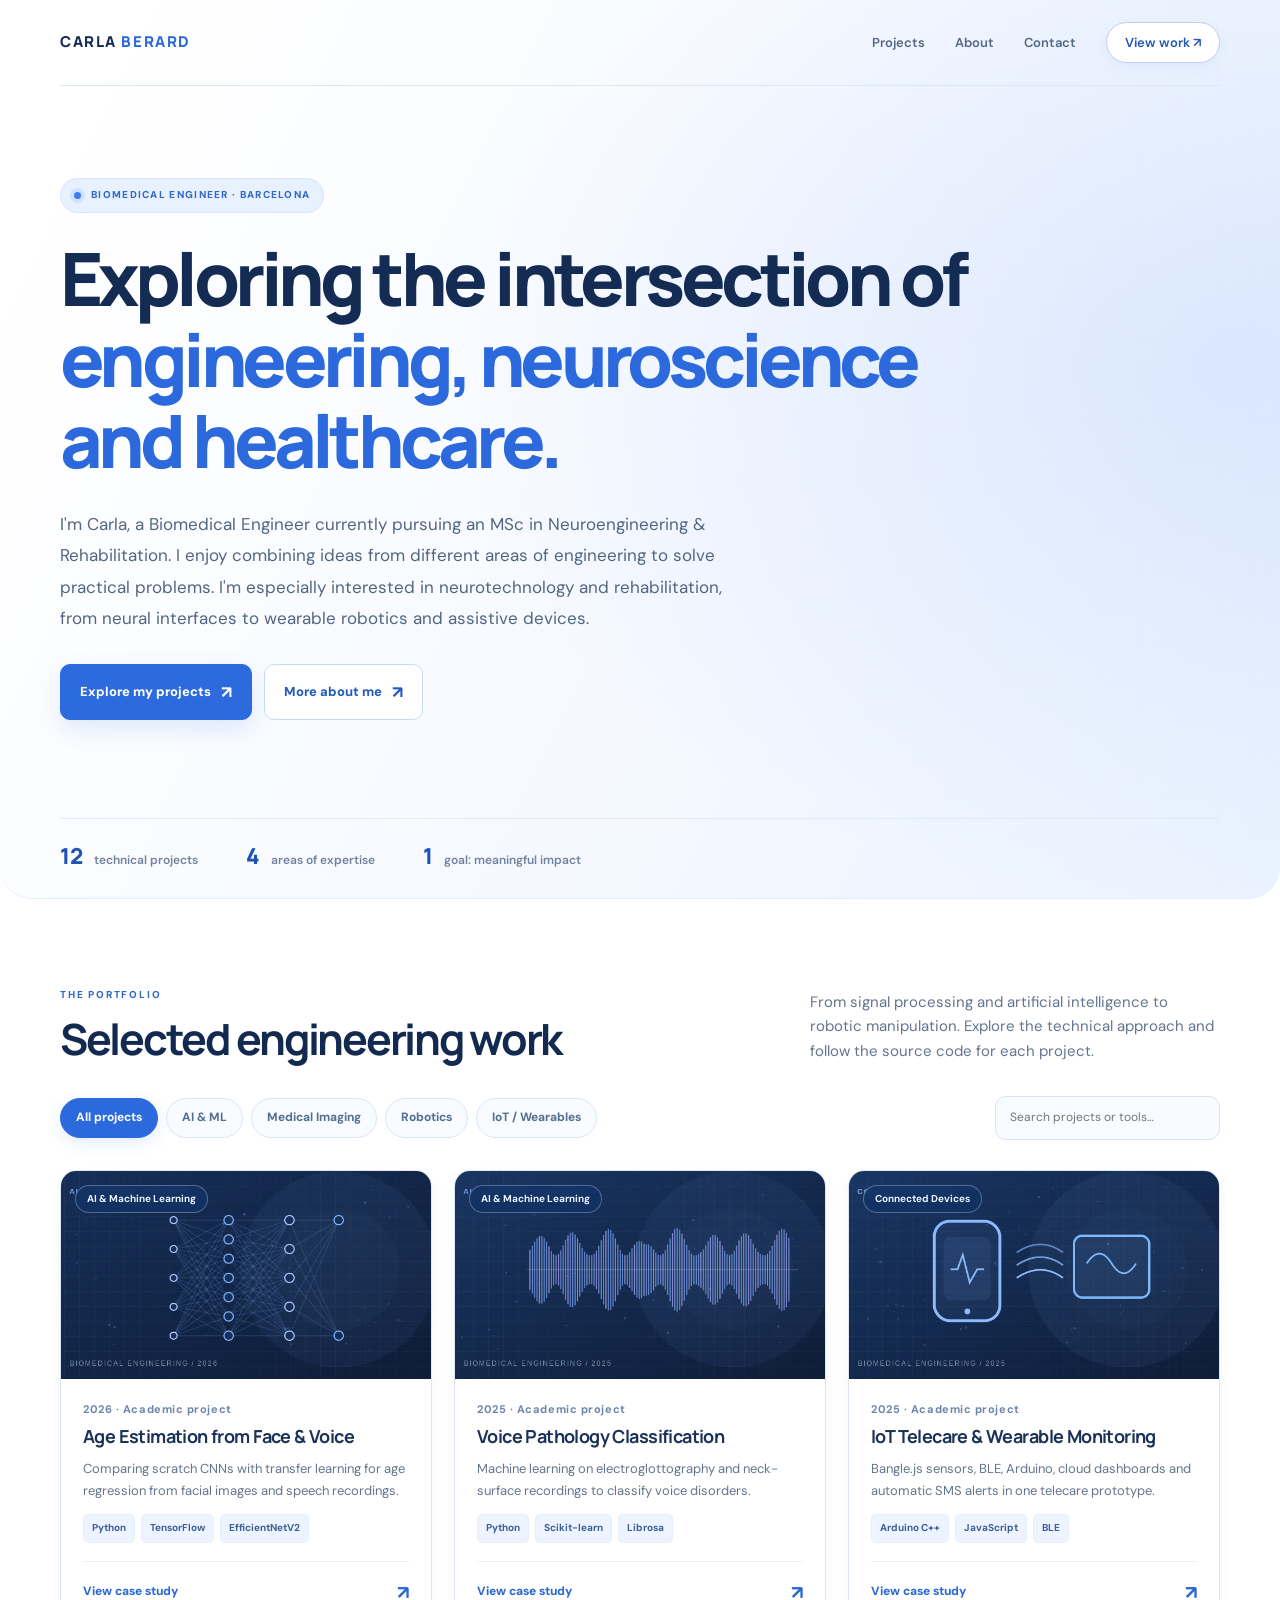
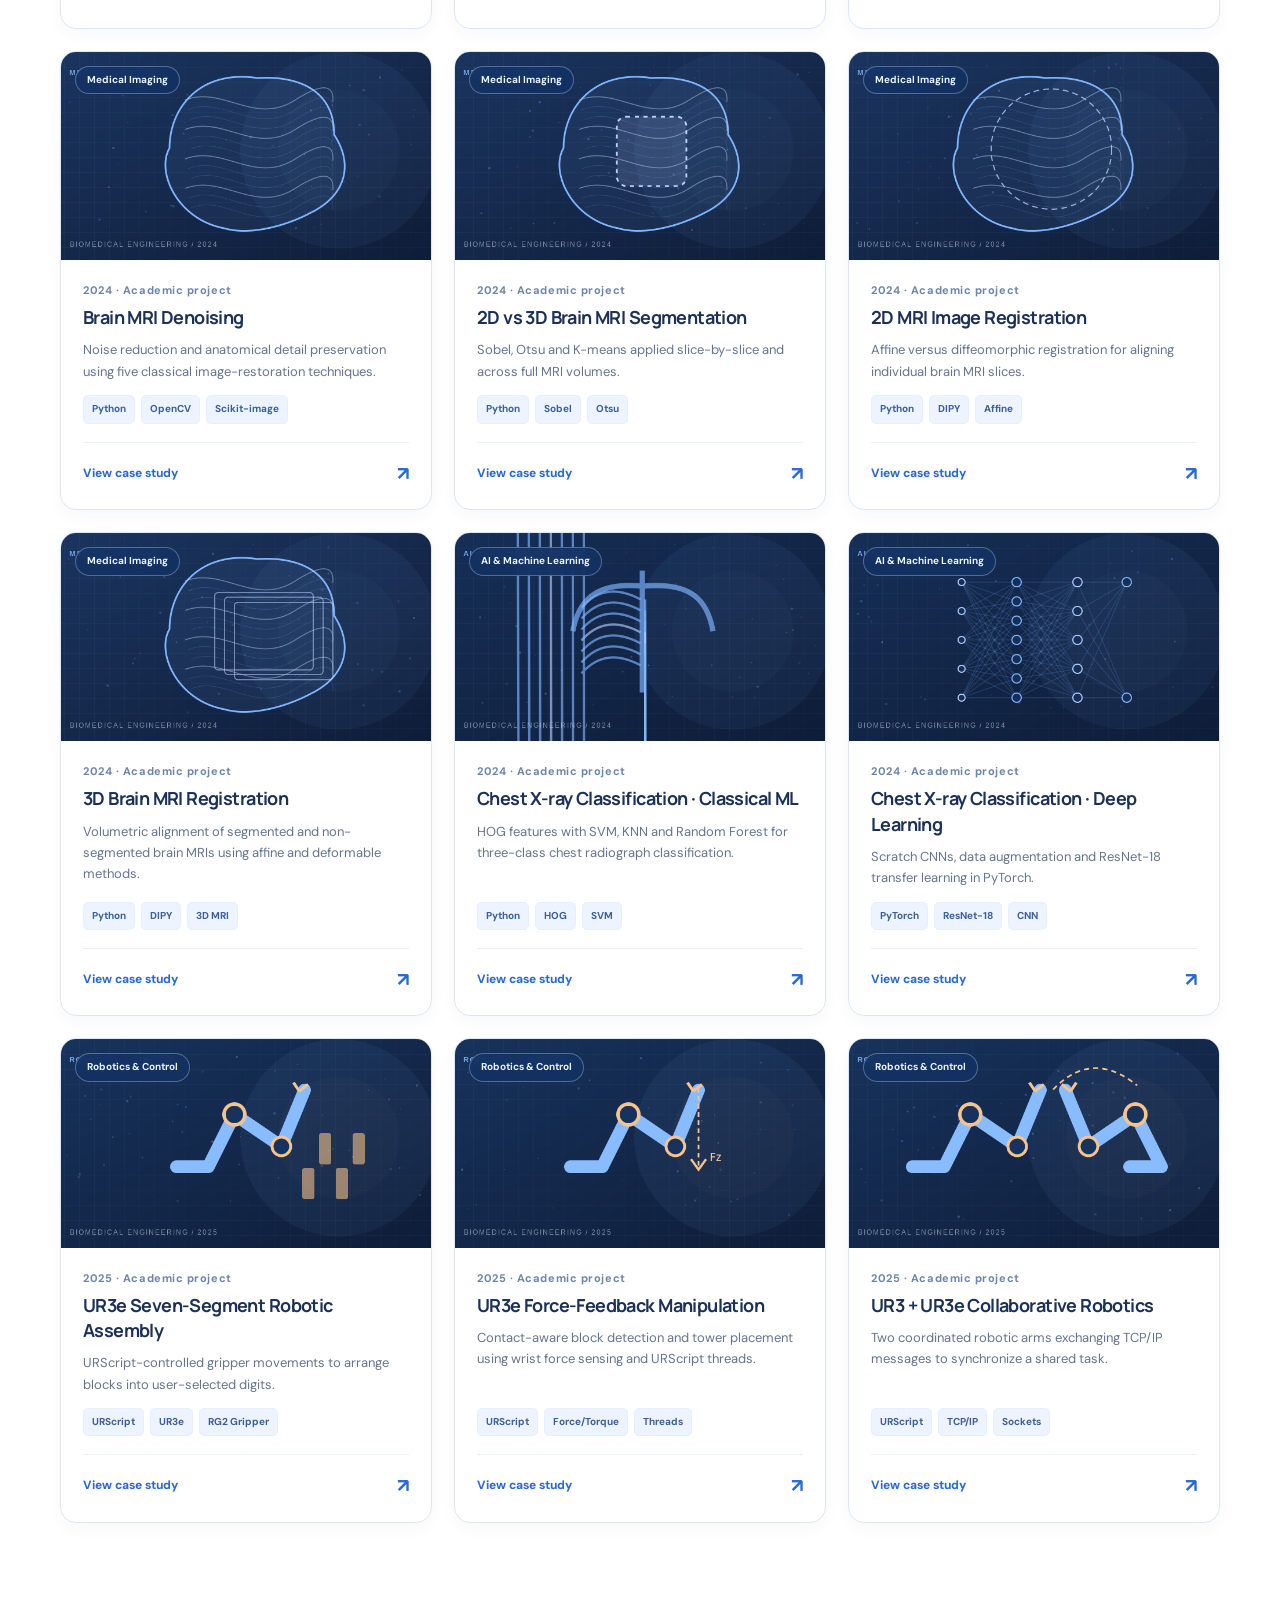
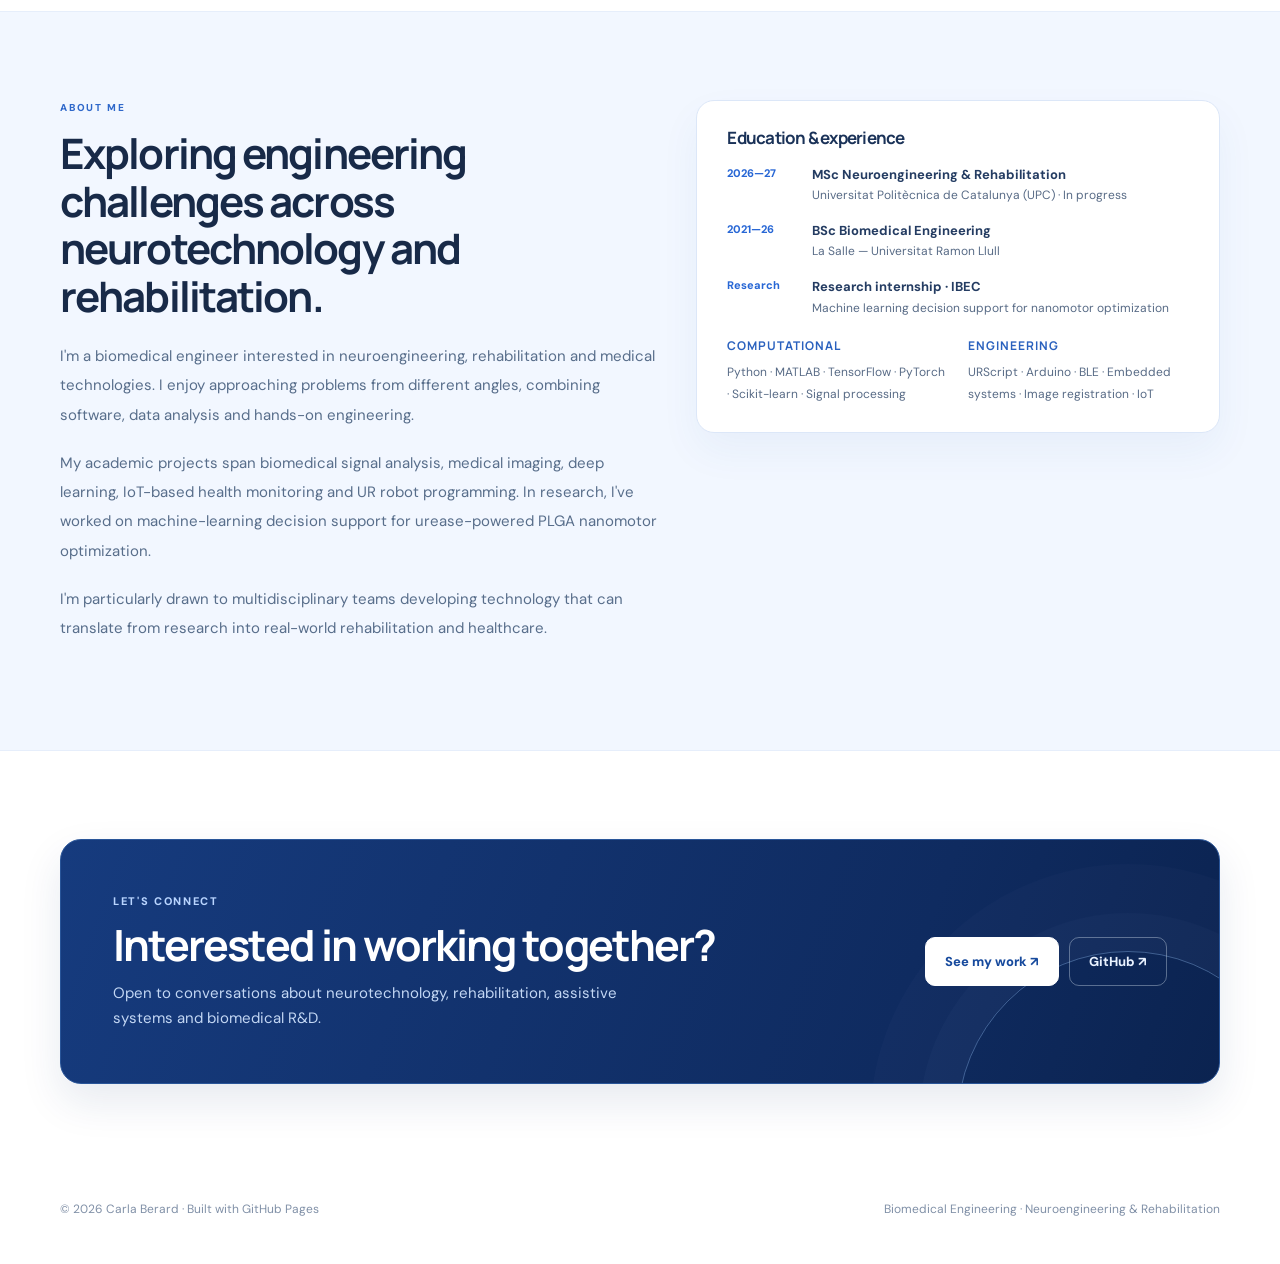
<file: index.html>
<!DOCTYPE html><html lang="en"><head><meta charset="utf-8"><meta name="viewport" content="width=device-width, initial-scale=1"><meta name="description" content="Carla Berard — biomedical engineering portfolio featuring artificial intelligence, medical imaging, robotics and connected health projects."><title>Carla Berard · Biomedical Engineering Portfolio</title><link rel="icon" href="assets/favicon.svg" type="image/svg+xml"><link rel="stylesheet" href="assets/style.css"></head><body><a class="skip" href="#main">Skip to content</a>
<div class="hero-shell"><header class="site-nav wrap"><a class="brand" href="index.html">CARLA <em>BERARD</em></a><nav class="nav-links" aria-label="Primary navigation"><a href="index.html#projects">Projects</a><a href="index.html#about">About</a><a href="index.html#contact">Contact</a><a class="nav-cta" href="index.html#projects">View work ↗</a></nav></header><main id="main"><div class="wrap hero hero-simple"><div class="hero-content"><div class="eyebrow">Biomedical engineer · Barcelona</div><h1>Exploring the intersection of<br><span>engineering, neuroscience and healthcare.</span></h1><p class="lead">I'm Carla, a Biomedical Engineer currently pursuing an MSc in Neuroengineering & Rehabilitation. I enjoy combining ideas from different areas of engineering to solve practical problems. I'm especially interested in neurotechnology and rehabilitation, from neural interfaces to wearable robotics and assistive devices.</p><div class="hero-actions"><a class="btn btn-primary" href="#projects">Explore my projects <span class="btn-arrow">↗</span></a><a class="btn btn-ghost" href="#about">More about me <span class="btn-arrow">↗</span></a></div></div></div><div class="wrap kpi-bar"><div class="kpi"><strong>12</strong><span>technical projects</span></div><div class="kpi"><strong>4</strong><span>areas of expertise</span></div><div class="kpi"><strong>1</strong><span>goal: meaningful impact</span></div></div></main></div>
<section class="section" id="projects"><div class="wrap"><div class="section-heading"><div><div class="section-kicker">The portfolio</div><h2>Selected engineering work</h2></div><p>From signal processing and artificial intelligence to robotic manipulation. Explore the technical approach and follow the source code for each project.</p></div><div class="search-tools"><div class="filters" id="filters"><button class="filter active" type="button" data-filter="All" aria-pressed="true">All projects</button><button class="filter" type="button" data-filter="AI & Machine Learning">AI & ML</button><button class="filter" type="button" data-filter="Medical Imaging">Medical Imaging</button><button class="filter" type="button" data-filter="Robotics & Control">Robotics</button><button class="filter" type="button" data-filter="Connected Devices">IoT / Wearables</button></div><input class="search" id="searchProjects" placeholder="Search projects or tools…" aria-label="Search projects"></div><div class="projects-grid" id="projectsGrid"></div><div class="empty-state" id="emptyState">No projects match that search.</div></div></section>
<section class="section section-alt" id="about"><div class="wrap about-grid"><div><div class="section-kicker">About me</div><h2 style="font-size:clamp(28px,4vw,42px);margin:14px 0 22px">Exploring engineering challenges across neurotechnology and rehabilitation.</h2><div class="about-body"><p>I'm a biomedical engineer interested in neuroengineering, rehabilitation and medical technologies. I enjoy approaching problems from different angles, combining software, data analysis and hands-on engineering.</p><p>My academic projects span biomedical signal analysis, medical imaging, deep learning, IoT-based health monitoring and UR robot programming. In research, I've worked on machine-learning decision support for urease-powered PLGA nanomotor optimization.</p><p>I'm particularly drawn to multidisciplinary teams developing technology that can translate from research into real-world rehabilitation and healthcare.</p></div></div><aside class="about-panel"><h3>Education & experience</h3><div class="timeline"><div class="timeline-entry"><span class="timeline-year">2026—27</span><div class="timeline-content"><strong>MSc Neuroengineering & Rehabilitation</strong><span>Universitat Politècnica de Catalunya (UPC) · In progress</span></div></div><div class="timeline-entry"><span class="timeline-year">2021—26</span><div class="timeline-content"><strong>BSc Biomedical Engineering</strong><span>La Salle — Universitat Ramon Llull</span></div></div><div class="timeline-entry"><span class="timeline-year">Research</span><div class="timeline-content"><strong>Research internship · IBEC</strong><span>Machine learning decision support for nanomotor optimization</span></div></div></div><div class="skill-grid"><div><h4>Computational</h4><p>Python · MATLAB · TensorFlow · PyTorch · Scikit-learn · Signal processing</p></div><div><h4>Engineering</h4><p>URScript · Arduino · BLE · Embedded systems · Image registration · IoT</p></div></div></aside></div></section>
<section class="section" id="contact"><div class="wrap"><div class="contact-block"><div><div class="eyebrow" style="color:#b9d5ff">Let's connect</div><h2>Interested in working together?</h2><p>Open to conversations about neurotechnology, rehabilitation, assistive systems and biomedical R&D.</p></div><div class="contact-actions" id="contactActions"><a class="btn btn-primary" href="#projects">See my work ↗</a></div></div></div></section><footer class="footer wrap"><span>© <span id="currentYear">2026</span> Carla Berard · Built with GitHub Pages</span><span>Biomedical Engineering · Neuroengineering & Rehabilitation</span></footer><script src="assets/data/config.js"></script><script src="assets/data/projects.js"></script><script src="assets/site.js"></script></body></html>
</file>
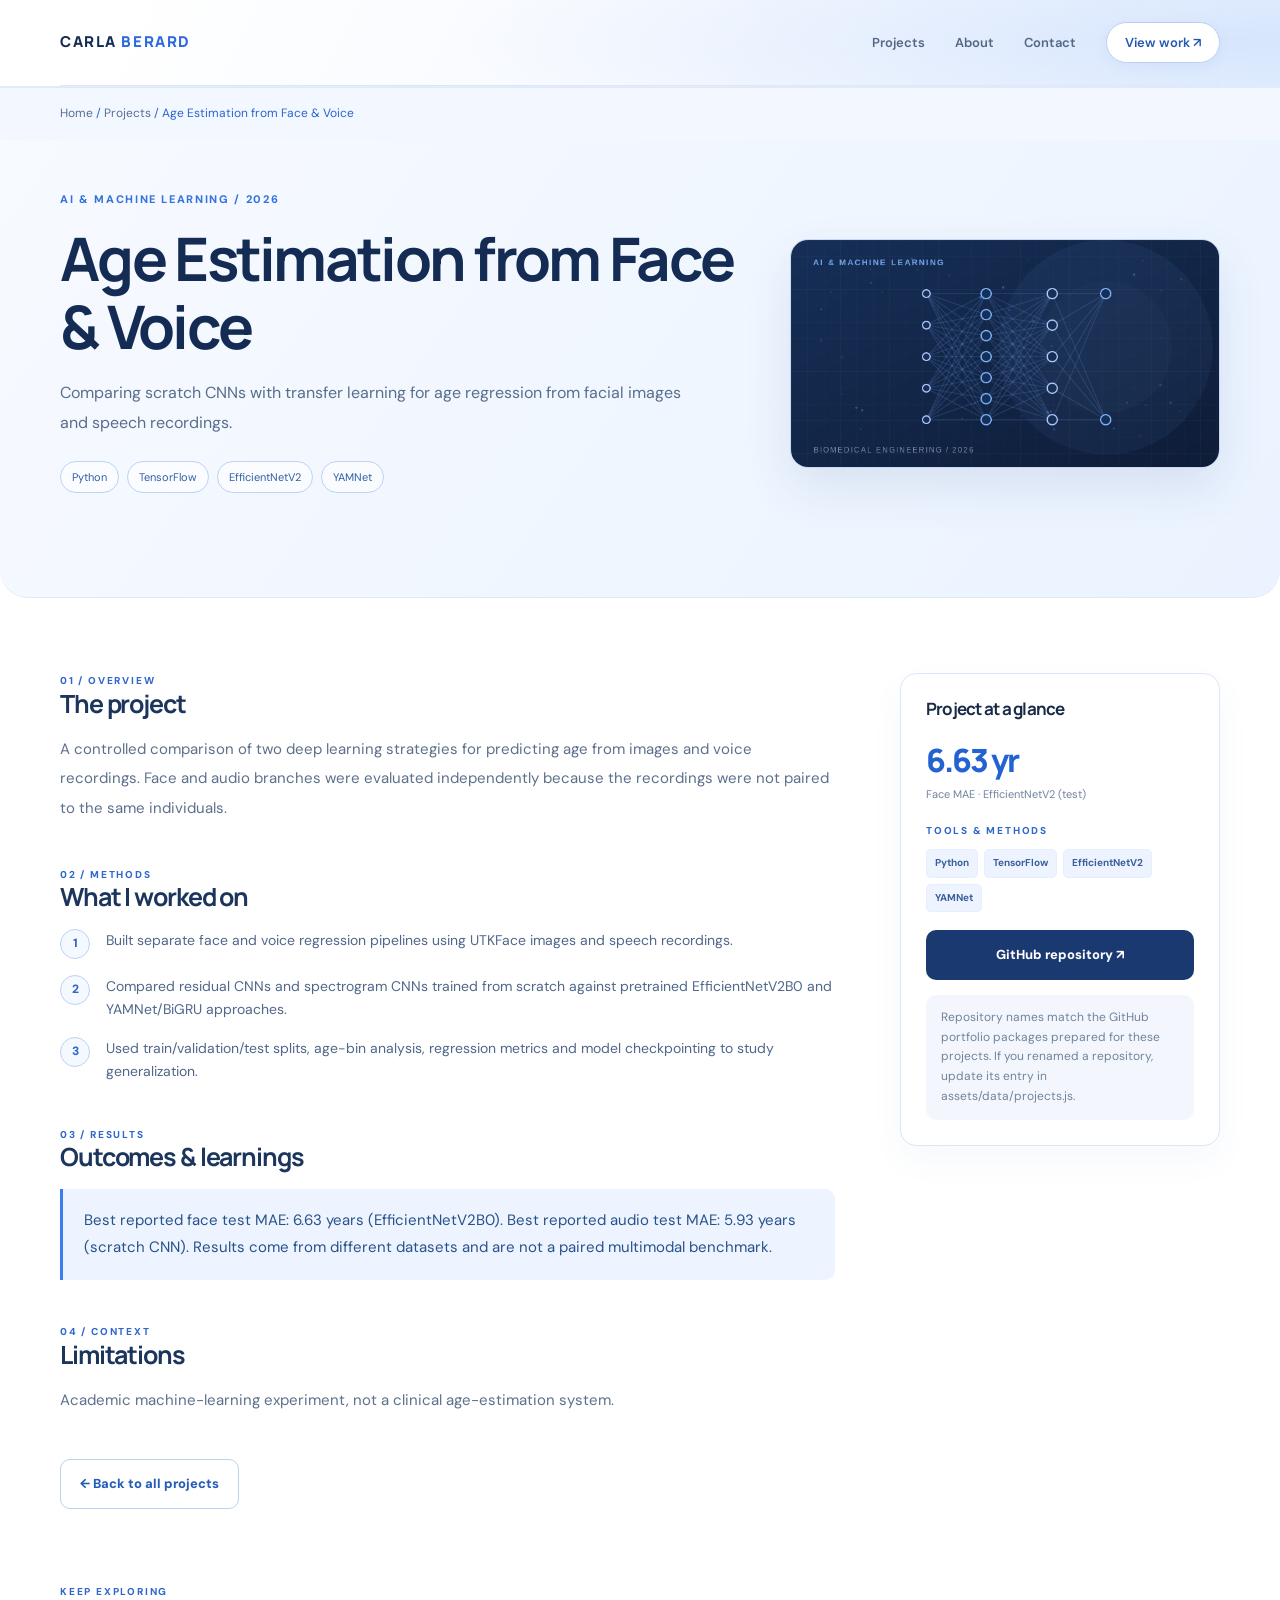
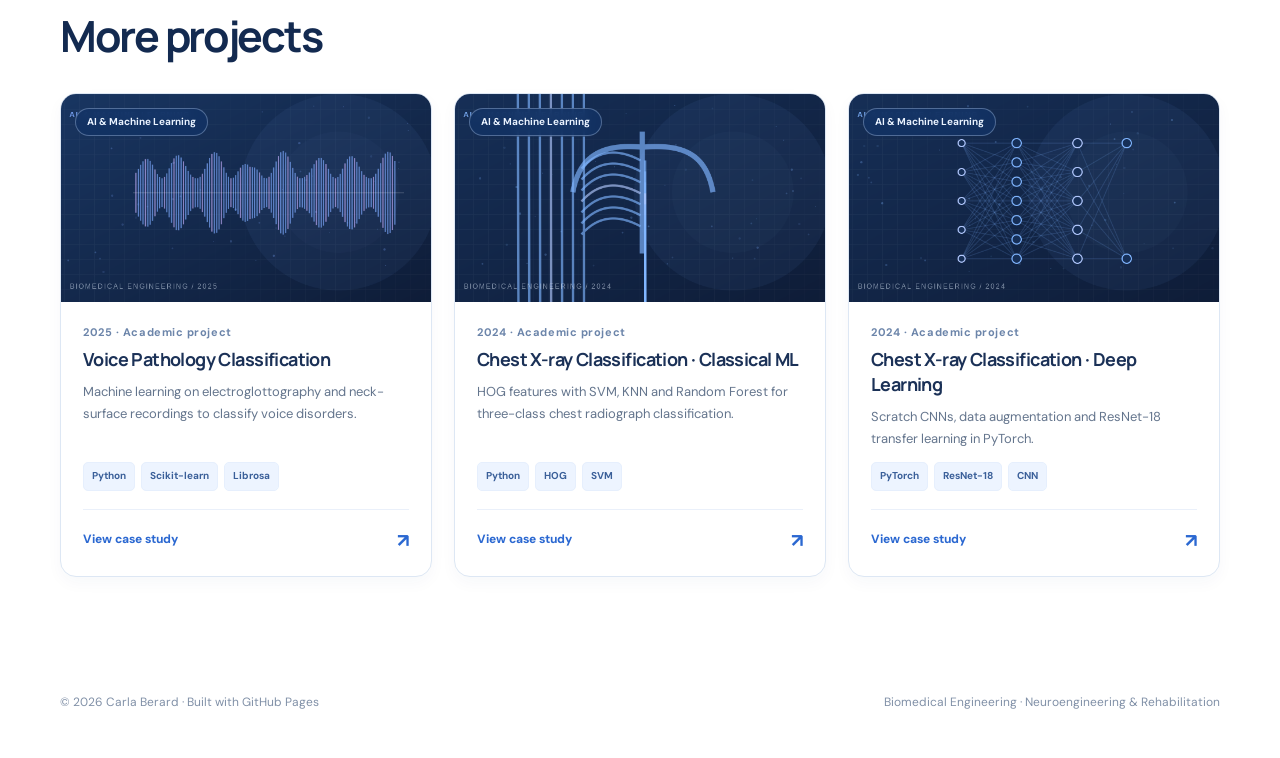
<file: project.html>
<!DOCTYPE html><html lang="en"><head><meta charset="utf-8"><meta name="viewport" content="width=device-width, initial-scale=1"><meta name="description" content="Biomedical engineering project case study by Carla Berard."><title>Engineering Project · Carla Berard</title><link rel="icon" href="assets/favicon.svg" type="image/svg+xml"><link rel="stylesheet" href="assets/style.css"></head><body><a class="skip" href="#main">Skip to content</a><div class="hero-shell" style="border-radius:0"><header class="site-nav wrap"><a class="brand" href="index.html">CARLA <em>BERARD</em></a><nav class="nav-links" aria-label="Primary navigation"><a href="index.html#projects">Projects</a><a href="index.html#about">About</a><a href="index.html#contact">Contact</a><a class="nav-cta" href="index.html#projects">View work ↗</a></nav></header></div><div class="breadcrumb"><div class="wrap"><a href="index.html">Home</a> <span> / </span> <a href="index.html#projects">Projects</a> <span> / </span> <span id="crumbTitle">Case study</span></div></div><main id="main"><div class="detail-top"><div class="wrap detail-head"><div><div class="eyebrow" id="detailCategory" style="color:#3473de"></div><h1 id="detailTitle"></h1><p id="detailShort"></p><div id="detailFacts" class="detail-facts"></div></div><div class="detail-art"><img id="detailImage" alt="Stylized schematic of engineering project"></div></div></div><div class="wrap detail-layout"><article><section class="detail-section"><div class="section-kicker">01 / Overview</div><h2>The project</h2><p id="detailSummary"></p></section><section class="detail-section"><div class="section-kicker">02 / Methods</div><h2>What I worked on</h2><ol class="approach-list" id="detailMethods"></ol></section><section class="detail-section"><div class="section-kicker">03 / Results</div><h2>Outcomes & learnings</h2><div class="result-box" id="detailOutcome"></div></section><section class="detail-section"><div class="section-kicker">04 / Context</div><h2>Limitations</h2><p id="detailNote"></p></section><a class="btn btn-outline" href="index.html#projects">← Back to all projects</a></article><aside class="detail-sidebar"><h3>Project at a glance</h3><div id="detailMetric" class="metric"></div><span id="detailMetricLabel" class="metric-label"></span><div class="section-kicker" style="margin:14px 0 10px">Tools & methods</div><div class="chips" id="detailTech"></div><a id="repoButton" class="btn btn-dark disabled" href="#" target="_blank" rel="noopener noreferrer">GitHub repository ↗</a><div class="notice">The repository link becomes active after you add your GitHub username to <code>assets/data/config.js</code>.</div></aside></div><section class="section related"><div class="wrap"><div class="section-heading"><div><div class="section-kicker">Keep exploring</div><h2>More projects</h2></div></div><div class="projects-grid" id="relatedProjects"></div></div></section></main><footer class="footer wrap"><span>© <span id="currentYear">2026</span> Carla Berard · Built with GitHub Pages</span><span>Biomedical Engineering · Neuroengineering & Rehabilitation</span></footer><script src="assets/data/config.js"></script><script src="assets/data/projects.js"></script><script src="assets/site.js"></script></body></html>
</file>
<file: assets/style.css>
@import url('https://fonts.googleapis.com/css2?family=DM+Sans:wght@400;500;600;700&family=Manrope:wght@400;500;600;700;800&display=swap');
:root{--ink:#101c2b;--muted:#57667b;--paper:#f7f9fc;--line:#dae2ec;--navy:#0b1728;--cyan:#7af2dc;--white:#ffffff;--shadow:0 24px 70px rgba(10,28,45,.08)}
*{box-sizing:border-box}html{scroll-behavior:smooth}body{margin:0;background:var(--paper);color:var(--ink);font-family:'DM Sans',sans-serif;font-size:15px;line-height:1.65}a{color:inherit;text-decoration:none}button,input{font:inherit}button{cursor:pointer}.wrap{width:min(1180px,calc(100% - 56px));margin:auto}h1,h2,h3,h4,p{margin-top:0}h1,h2,h3,h4{font-family:Manrope,sans-serif;letter-spacing:-.048em;line-height:1.13}::selection{background:#8ce4d6;color:#101c2b}
.skip{position:absolute;left:-999px;top:10px;background:white;padding:8px;z-index:9}.skip:focus{left:15px}.hero-shell{background:#091727;color:#f5f9ff;position:relative;overflow:hidden;border-radius:0 0 34px 34px}.hero-shell:before{content:'';position:absolute;inset:-240px -30% -100px 45%;background:radial-gradient(circle at 40% 45%,rgba(67,166,169,.2),transparent 52%);pointer-events:none}.hero-shell:after{content:'';position:absolute;inset:0;opacity:.14;background-image:linear-gradient(rgba(255,255,255,.15) 1px,transparent 1px),linear-gradient(90deg,rgba(255,255,255,.15) 1px,transparent 1px);background-size:40px 40px;mask-image:linear-gradient(90deg,transparent 40%,black)}
.site-nav{position:relative;z-index:3;display:flex;align-items:center;justify-content:space-between;padding:23px 0;border-bottom:1px solid rgba(255,255,255,.12)}.brand{font-family:Manrope,sans-serif;font-size:15px;font-weight:800;letter-spacing:.10em;text-transform:uppercase}.brand em{font-style:normal;color:var(--cyan)}.nav-links{display:flex;gap:30px;align-items:center}.nav-links a{color:#c5d3e3;font-size:13px;font-weight:600;transition:color .2s}.nav-links a:hover,.nav-links a:focus{color:white}.nav-cta{border:1px solid rgba(255,255,255,.3);border-radius:100px;padding:9px 18px!important;color:white!important}
.hero{position:relative;z-index:2;display:grid;grid-template-columns:1.17fr .83fr;gap:55px;align-items:center;min-height:575px;padding:84px 0 95px}.eyebrow{font-size:11px;letter-spacing:.22em;font-weight:800;text-transform:uppercase;color:#468e91}.hero .eyebrow{color:#95ecd9}.hero h1{font-size:clamp(40px,5.6vw,70px);line-height:1.12;max-width:760px;margin:23px 0 23px;font-weight:800}.hero h1 span{color:#98eadb}.lead{font-size:17px;color:#b8c8d9;max-width:610px;line-height:1.85}.hero-actions{display:flex;flex-wrap:wrap;gap:12px;margin-top:30px}.btn{display:inline-flex;align-items:center;justify-content:center;gap:10px;border-radius:10px;font-size:13px;font-weight:800;padding:13px 19px;transition:transform .18s,background .18s,border .18s;border:1px solid transparent}.btn:hover{transform:translateY(-2px)}.btn-primary{background:var(--cyan);color:#081b22}.btn-primary:hover{background:#adffe8}.btn-ghost{color:#ecf5fc;border-color:rgba(255,255,255,.28)}.btn-ghost:hover{border-color:#fff}.btn-dark{color:white;background:#12253a}.btn-outline{border-color:var(--line);background:white;color:var(--ink)}.btn-arrow{font-size:17px}.hero-card{position:relative;min-height:358px;border-radius:24px;border:1px solid rgba(184,252,233,.23);background:linear-gradient(135deg,rgba(14,49,66,.9),rgba(6,23,39,.9));box-shadow:0 35px 80px rgba(1,5,12,.4);padding:22px;overflow:hidden}.hero-card:before{content:'';position:absolute;width:250px;height:250px;border:1px solid rgba(133,233,211,.22);border-radius:50%;left:50%;top:46%;transform:translate(-50%,-50%);box-shadow:0 0 0 34px rgba(133,233,211,.025),0 0 0 80px rgba(133,233,211,.025)}.hero-card-label{position:relative;z-index:1;color:#a2cbd5;font-size:11px;letter-spacing:.17em;text-transform:uppercase;font-weight:700}.hero-card svg{position:relative;z-index:1;display:block;width:100%;height:260px;margin-top:10px}.hero-card-bottom{position:absolute;z-index:1;bottom:18px;left:22px;right:22px;display:flex;justify-content:space-between;align-items:center;border-top:1px solid rgba(255,255,255,.16);padding-top:12px;color:#d0e2ef;font-size:12px}.dot-live{display:inline-block;width:7px;height:7px;background:#8bf3d2;border-radius:50%;box-shadow:0 0 0 4px rgba(143,243,218,.12);margin-right:8px}
.kpi-bar{position:relative;z-index:2;border-top:1px solid rgba(255,255,255,.12);display:flex;gap:50px;padding:24px 0 27px}.kpi{display:flex;align-items:baseline;gap:11px}.kpi strong{font-size:22px;font-weight:800;font-family:Manrope}.kpi span{color:#90a8be;font-size:12px;font-weight:600}
section.section{padding:85px 0}.section-heading{display:flex;justify-content:space-between;align-items:end;gap:30px;margin-bottom:32px}.section-heading h2{font-size:clamp(28px,4vw,43px);margin:12px 0 0}.section-heading p{max-width:410px;color:var(--muted);margin:0}.section-kicker{color:#26817b;font-size:11px;letter-spacing:.21em;font-weight:800;text-transform:uppercase}.section-alt{background:#eff3f8}.search-tools{display:flex;gap:18px;justify-content:space-between;align-items:center;margin-bottom:26px}.filters{display:flex;gap:8px;flex-wrap:wrap}.filter{border:1px solid #dbe3ed;background:white;color:#637184;border-radius:999px;padding:8px 13px;font-size:12px;font-weight:700}.filter.active{background:#142b3e;color:white;border-color:#142b3e}.filter:hover{border-color:#9aaaba}.search{width:225px;min-width:0;border:1px solid #dbe3ed;padding:10px 13px;border-radius:10px;background:white;color:#253a4b;font-size:12px}.search:focus{outline:2px solid #7de0ce;outline-offset:2px}.projects-grid{display:grid;grid-template-columns:repeat(3,minmax(0,1fr));gap:20px}.project-card{background:white;border-radius:16px;border:1px solid var(--line);overflow:hidden;box-shadow:0 3px 12px rgba(10,29,40,.02);display:flex;flex-direction:column;min-width:0;transition:transform .22s,box-shadow .22s}.project-card:hover{transform:translateY(-5px);box-shadow:var(--shadow)}.card-art{aspect-ratio:16/9;background:#0d2233;overflow:hidden;position:relative}.card-art img{display:block;width:100%;height:100%;object-fit:cover;transition:transform .5s}.project-card:hover .card-art img{transform:scale(1.04)}.card-tag{position:absolute;top:14px;left:14px;border:1px solid rgba(255,255,255,.19);background:rgba(13,23,35,.66);color:#e3edf5;backdrop-filter:blur(6px);border-radius:40px;padding:4px 9px;font-size:10px;font-weight:700}.card-content{padding:20px 21px 18px;display:flex;flex-direction:column;flex:1}.card-year{font-size:11px;color:#8c98a9;font-weight:700;letter-spacing:.05em}.card-content h3{font-size:18px;line-height:1.4;margin:6px 0 9px}.card-content p{font-size:13px;line-height:1.65;color:#607084;flex:1;margin-bottom:13px}.chips{display:flex;flex-wrap:wrap;gap:6px}.chip{display:inline-flex;color:#476277;background:#eff4f7;font-size:10px;font-weight:700;border-radius:5px;padding:5px 8px}.card-bottom{margin-top:18px;padding-top:15px;border-top:1px solid #edf0f4;display:flex;align-items:center;justify-content:space-between;font-size:12px;font-weight:800;color:#1f565b}.card-bottom span:last-child{font-size:19px}.empty-state{display:none;text-align:center;color:#66788b;padding:50px;background:white;border-radius:12px}
.about-grid{display:grid;grid-template-columns:1.07fr .93fr;gap:34px;align-items:start}.about-body{color:var(--muted);font-size:15px;line-height:1.95}.about-body p{margin-bottom:19px}.about-panel{padding:27px 30px;border-radius:18px;background:#fff;border:1px solid var(--line)}.about-panel h3{margin-bottom:19px;font-size:17px}.timeline{position:relative;display:grid;gap:17px}.timeline-entry{display:grid;grid-template-columns:72px 1fr;gap:13px;line-height:1.4}.timeline-year{font-size:11px;font-weight:800;color:#368984}.timeline-content strong{font-size:13px;display:block}.timeline-content span{color:var(--muted);font-size:12px}.skill-grid{margin-top:21px;display:grid;grid-template-columns:1fr 1fr;gap:20px}.skill-grid h4{margin-bottom:10px;font-size:12px;color:#3d6e76;letter-spacing:.08em;text-transform:uppercase}.skill-grid p{font-size:12px;color:var(--muted);line-height:1.8;margin-bottom:0}
.contact-block{padding:52px;border-radius:25px;background:#0d2234;color:white;display:grid;grid-template-columns:1fr auto;align-items:center;gap:35px;position:relative;overflow:hidden}.contact-block:before{content:'';position:absolute;right:-80px;bottom:-210px;border:1px solid rgba(94,240,204,.2);height:340px;width:340px;border-radius:50%}.contact-block h2{font-size:clamp(26px,4vw,43px);margin:10px 0 12px}.contact-block p{color:#b2c6d7;max-width:560px;margin:0}.contact-actions{position:relative;display:flex;gap:10px;flex-wrap:wrap}.footer{padding:28px 0 45px;display:flex;justify-content:space-between;gap:12px;color:#7b8a9b;font-size:12px}.footer a{color:#416f75;font-weight:700}
.breadcrumb{background:#0b1728;color:#d1dce8;padding:17px 0;font-size:12px}.breadcrumb a:hover{text-decoration:underline}.breadcrumb span{color:#6ba69f}.detail-top{background:#0b1728;color:white;padding:50px 0 80px;border-radius:0 0 30px 30px}.detail-head{display:grid;grid-template-columns:1fr 430px;gap:45px;align-items:center}.detail-head h1{font-size:clamp(36px,5vw,60px);margin:17px 0}.detail-head p{max-width:650px;color:#b9c8d6;font-size:16px;line-height:1.85}.detail-art{width:100%;border-radius:18px;overflow:hidden;box-shadow:0 30px 70px rgba(0,0,0,.2)}.detail-art img{width:100%;display:block}.detail-facts{display:flex;flex-wrap:wrap;gap:8px;margin:24px 0}.detail-facts span{font-size:11px;border-radius:20px;border:1px solid rgba(255,255,255,.23);padding:6px 11px;color:#d1ddeb}.detail-layout{display:grid;grid-template-columns:1fr 320px;gap:65px;align-items:start;padding-top:70px;padding-bottom:75px}.detail-section{margin-bottom:44px}.detail-section h2{font-size:25px;margin-bottom:17px}.detail-section p{color:var(--muted);font-size:15px;line-height:1.95}.approach-list{display:grid;gap:16px;padding:0;list-style:none}.approach-list li{display:grid;grid-template-columns:32px 1fr;gap:14px;color:#506379;font-size:14px}.approach-list .num{height:30px;width:30px;border:1px solid #cbd6de;border-radius:50%;display:grid;place-items:center;color:#27666e;font-size:12px;font-weight:800}.result-box{background:#eaf2f4;border-left:3px solid #3baca2;padding:18px 21px;border-radius:0 10px 10px 0;color:#315768;line-height:1.85}.detail-sidebar{position:sticky;top:22px;border:1px solid #dbe4e9;background:white;border-radius:16px;padding:25px;box-shadow:0 12px 38px rgba(10,21,32,.035)}.detail-sidebar h3{font-size:17px;margin-bottom:15px}.detail-sidebar .metric{font-size:32px;font-weight:800;letter-spacing:-.06em;font-family:Manrope}.detail-sidebar .metric-label{font-size:11px;color:#728397;line-height:1.5;display:block;margin:0 0 20px}.detail-sidebar .btn{width:100%;margin-top:18px}.detail-sidebar .btn.disabled{pointer-events:none;background:#dbe2e8;color:#697788}.notice{border-radius:10px;background:#f2f4f8;padding:13px 15px;color:#67778a;font-size:12px;line-height:1.65;margin-top:15px}.related{padding-top:0!important}.related .projects-grid{grid-template-columns:repeat(3,minmax(0,1fr))}
@media(max-width:1050px){.projects-grid{grid-template-columns:repeat(2,minmax(0,1fr))}.hero{gap:20px}.detail-head{grid-template-columns:1fr 350px}.detail-layout{gap:28px}}@media(max-width:720px){.wrap{width:min(100% - 32px,1180px)}.hero-shell{border-radius:0 0 22px 22px}.site-nav{padding:18px 0}.brand{font-size:13px}.nav-links{gap:12px}.nav-links a{font-size:11px}.nav-links a:nth-child(2),.nav-links a:nth-child(3){display:none}.nav-cta{padding:7px 11px!important}.hero{padding:62px 0 52px;grid-template-columns:1fr;min-height:auto}.hero h1{font-size:43px}.lead{font-size:15px}.hero-card{min-height:260px}.hero-card svg{height:215px}.kpi-bar{gap:20px;justify-content:space-between}.kpi{display:block}.kpi strong{display:block}.kpi span{font-size:10px}section.section{padding:62px 0}.section-heading{display:block}.section-heading p{margin-top:13px}.search-tools{display:block}.search{margin-top:12px;width:100%}.projects-grid{grid-template-columns:1fr}.about-grid{grid-template-columns:1fr}.contact-block{padding:28px;grid-template-columns:1fr}.footer{display:block}.detail-head{grid-template-columns:1fr}.detail-head h1{font-size:41px}.detail-top{padding:35px 0 44px}.detail-layout{grid-template-columns:1fr;padding-top:45px}.detail-sidebar{position:static}.related .projects-grid{grid-template-columns:1fr}}
@media(prefers-reduced-motion:reduce){*,*:before,*:after{scroll-behavior:auto!important;transition:none!important;animation:none!important}}


/* ============================================================
   BLUE EDITION / October 2026
   Minimal, human-centered engineering portfolio with contrast.
   Customize the main blue by editing --blue below.
   ============================================================ */
:root {
  --ink:#182a48;
  --muted:#586b86;
  --paper:#ffffff;
  --line:#dbe5f5;
  --navy:#132d5a;
  --cyan:#2f69dd;
  --blue:#2c69dc;
  --light-blue:#eef5ff;
  --mist:#f7faff;
  --white:#fff;
  --shadow:0 22px 50px rgba(30,75,139,.115);
}
body { background:var(--paper); color:var(--ink); }
::selection { background:#b5d4ff; color:#152b51; }
:focus-visible {outline:3px solid #75a9ff!important; outline-offset:4px;}
.wrap { width:min(1160px,calc(100% - 56px)); }
h1,h2,h3,h4 { letter-spacing:-.045em; }
/* Nav and hero become airy and light; the featured graphic anchors the page. */
.hero-shell {
  background:linear-gradient(116deg,#ffffff 8%,#f4f8ff 62%,#eaf3ff 100%);
  color:var(--ink);
  border-radius:0 0 32px 32px;
  border-bottom:1px solid #e3ecfa;
}
.hero-shell:before {inset:-210px -20% -110px 43%;background:radial-gradient(circle at 48% 44%,rgba(90,148,247,.23),transparent 57%);}
.hero-shell:after { opacity:.10; background-image:linear-gradient(rgba(47,100,177,.20) 1px,transparent 1px),linear-gradient(90deg,rgba(47,100,177,.20) 1px,transparent 1px); background-size:38px 38px;mask-image:linear-gradient(90deg,transparent 48%,black); }
.site-nav {border-bottom:1px solid #dce8f7; padding:22px 0;}
.brand {font-size:15px;color:#142b52;letter-spacing:.105em;}
.brand em {color:var(--blue);}
.nav-links a {color:#536784;}
.nav-links a:hover,.nav-links a:focus {color:var(--blue);}
.nav-links .nav-cta {border-color:#bdcfee;color:#2357b4!important;background:#fff;box-shadow:0 4px 14px rgba(35,90,179,.05);}
.nav-links .nav-cta:hover {background:#eaf3ff;border-color:#78a5f1;}
.hero {grid-template-columns:1.10fr .90fr;gap:64px;min-height:535px;padding:77px 0 76px;}
.eyebrow,.hero .eyebrow,.section-kicker {color:#2f68ca;letter-spacing:.15em;}
.hero .eyebrow {display:inline-flex;align-items:center;gap:10px;background:#e8f1ff;border:1px solid #d5e5ff;padding:8px 13px;border-radius:999px;letter-spacing:.13em;font-size:10px;}
.hero .eyebrow:before {content:"";display:block;width:7px;height:7px;border-radius:50%;background:#3b7ef4;box-shadow:0 0 0 4px rgba(59,126,244,.13);}
.hero h1 {color:#142c53;font-size:clamp(43px,5.4vw,70px);letter-spacing:-.064em;line-height:1.09;margin:23px 0;max-width:760px;}
.hero h1 span {color:#2b69dc;}
.lead {color:#526681;font-size:16px;max-width:550px;line-height:1.9;}
.hero-actions {margin-top:32px;}
.btn {border-radius:10px;box-shadow:none;}
.btn-primary {background:#2d6add;color:#fff;border-color:#2d6add;box-shadow:0 9px 24px rgba(45,106,221,.14);}
.btn-primary:hover {background:#174eae;border-color:#174eae;color:#fff;}
.btn-ghost {color:#235cbf;border:1px solid #c9dafa;background:#fff;}
.btn-ghost:hover {border-color:#71a3f5;background:#f2f7ff;}
.btn-dark {background:#1b3971;color:#fff;}
.btn-dark:hover {background:#2856a7;}
.btn-outline {border-color:#bdd0ed;color:#245cb6;background:#fff;}
.btn-outline:hover {background:#edf4ff;}
.hero-card {
  min-height:345px;
  border-radius:23px;
  background:linear-gradient(142deg,#1c458c 0%,#102d61 57%,#0b2248 100%);
  border:1px solid #81a7dd;
  box-shadow:0 26px 55px rgba(31,74,142,.2), 0 6px 12px rgba(40,79,126,.09);
  transform:rotate(1deg);
  transition:transform .35s,box-shadow .35s;
}
.hero-card:hover {transform:rotate(0deg) translateY(-4px);box-shadow:0 30px 68px rgba(31,74,142,.23);}
.hero-card:before {border-color:rgba(177,210,255,.24);box-shadow:0 0 0 34px rgba(146,190,255,.035),0 0 0 80px rgba(146,190,255,.023);}
.hero-card-label {color:#c8dcff;font-size:10px;}
.hero-card-bottom {color:#d5e6ff;border-color:rgba(224,237,255,.25);}
.dot-live {background:#9dc5ff;box-shadow:0 0 0 4px rgba(157,197,255,.17);}
.kpi-bar {border-top:1px solid #dfebfa;gap:48px;padding:19px 0 24px;}
.kpi strong {color:#1e53b5;font-size:22px;}
.kpi span {color:#71829d;font-size:12px;}
/* Section rhythm and project gallery */
section.section {padding:88px 0;}
#projects {background:#fff;}
.section-heading h2 {color:#132a50;letter-spacing:-.053em;}
.section-heading p {color:#63758f;}
.section-kicker {font-size:10px;letter-spacing:.18em;}
.search-tools {gap:20px;margin-bottom:30px;}
.filter {border:1px solid #dbe5f4;background:#f8fbff;color:#556d90;padding:9px 15px;transition:background .2s,border .2s,color .2s;}
.filter.active {color:#fff;background:#2c69dc;border-color:#2c69dc;box-shadow:0 5px 16px rgba(44,105,220,.13);}
.filter:hover {border-color:#7badef;color:#275db3;}
.filter.active:hover {color:#fff;}
.search {border-color:#d9e5f6;background:#f8fbff;border-radius:11px;padding:11px 14px;}
.search:focus {outline:2px solid #80adf7;}
.projects-grid {gap:22px;}
.project-card {border-radius:16px;border:1px solid #dde7f4;box-shadow:0 6px 16px rgba(31,69,122,.035);}
.project-card:hover {transform:translateY(-5px);border-color:#acc9f4;box-shadow:0 22px 44px rgba(43,94,177,.11);}
.card-art {background:#112950;}
.card-tag {background:rgba(18,51,101,.84);border:1px solid rgba(195,218,250,.35);color:#eaf3ff;backdrop-filter:blur(5px);font-size:10px;padding:5px 11px;}
.card-content {padding:21px 22px 20px;}
.card-content h3 {color:#1b3157;font-size:18px;letter-spacing:-.033em;}
.card-content p {color:#64758d;}
.card-year {color:#6c85aa;}
.chip {background:#edf4ff;color:#3a5f99;border:1px solid #e6effd;border-radius:5px;padding:5px 8px;}
.card-bottom {border-color:#eaf0fa;color:#2b68d1;}
.empty-state {background:#f3f7ff;}
/* About: elegant tinted strip with editorial-style typography */
.section-alt {background:#f2f7ff;border-top:1px solid #e6eefb;border-bottom:1px solid #e6eefb;}
.about-body {color:#586e8b;}
.about-panel {border:1px solid #dce7f8;box-shadow:0 18px 40px rgba(44,93,156,.055);border-radius:18px;}
.about-panel h3 {color:#1a3258;}
.timeline-year {color:#2867d5;}
.timeline-content strong {color:#243c62;}
.skill-grid h4 {color:#2a61be;}
/* Contact intentionally deep blue for a bit of punch and visual closure. */
.contact-block {background:linear-gradient(110deg,#163b7e,#0f2b60 72%,#0b2350);border:1px solid #295599;border-radius:21px;box-shadow:0 18px 42px rgba(15,49,108,.10);}
.contact-block:before {border-color:rgba(162,202,255,.35);box-shadow:0 0 0 38px rgba(175,211,255,.025),0 0 0 87px rgba(175,211,255,.02);}
.contact-block h2 {color:#fff;}
.contact-block p {color:#c3d7f4;}
.contact-block .btn-primary {background:#fff;border-color:#fff;color:#174a9d;box-shadow:none;}
.contact-block .btn-primary:hover {background:#eaf3ff;}
.contact-block .btn-ghost {background:transparent;color:#e9f2ff;border-color:rgba(235,245,255,.35);}
.contact-block .btn-ghost:hover {background:rgba(255,255,255,.12);}
.footer {color:#8090a7;}
.footer a {color:#2d67c7;}
/* Project detail: keep the split layout, soften it for readability. */
.breadcrumb {background:#f3f7ff;color:#567096;border-top:1px solid #e1e9f7;padding:16px 0;}
.breadcrumb span {color:#2866cf;}
.detail-top {background:linear-gradient(125deg,#f7faff 0%,#eaf3ff 100%);color:#172f58;border-bottom:1px solid #dfe9f7;border-radius:0 0 28px 28px;}
.detail-head h1 {color:#142c53;}
.detail-head p {color:#586e8d;}
.detail-art {border:1px solid #c8d9f3;box-shadow:0 20px 48px rgba(35,77,137,.11);}
.detail-facts span {border:1px solid #bcd2f6;color:#3060a6;background:rgba(255,255,255,.6);}
.detail-layout {padding-top:75px;}
.detail-section h2 {color:#1b355c;}
.detail-section p {color:#5d708b;}
.approach-list li {color:#50678a;}
.approach-list .num {border-color:#bcd2f2;color:#2c65c6;background:#f4f8ff;}
.result-box {background:#edf4ff;border-left:3px solid #3b7bed;color:#28528b;}
.detail-sidebar {border-color:#dbe6f6;box-shadow:0 14px 35px rgba(43,93,159,.045);}
.detail-sidebar .metric {color:#2462d1;}
.detail-sidebar .metric-label {color:#71839d;}
.detail-sidebar .btn.disabled {background:#dce5f4;color:#6f81a0;}
.notice {background:#f3f7fd;color:#71839b;}
@media(max-width:1050px){.hero{gap:36px}}
@media(max-width:720px){
  .wrap{width:min(100% - 36px,1180px)}
  .hero-shell{border-radius:0 0 24px 24px}
  .site-nav{padding:17px 0}
  .hero{grid-template-columns:1fr;padding:52px 0 42px;gap:32px}
  .hero h1{font-size:clamp(39px,10vw,56px)}
  .lead{font-size:15px}
  .hero-card{transform:none;min-height:280px}
  .hero-card:hover{transform:translateY(-3px)}
  .kpi-bar{gap:11px}
  .kpi strong{font-size:20px}
  section.section{padding:65px 0}
  .contact-block{padding:32px}
  .detail-top{padding:37px 0 50px}
  .detail-head h1{font-size:38px}
}

/* v2 — reduced, editorial hero without right-hand artwork */
.hero.hero-simple {
  display:block;
  min-height:0;
  padding:92px 0 98px;
}
.hero-simple .hero-content {max-width:980px;}
.hero-simple h1 {max-width:1040px;font-size:clamp(48px,5.75vw,78px);line-height:1.1;letter-spacing:-.062em;margin:25px 0 28px;}
.hero-simple .lead {max-width:675px;font-size:17px;line-height:1.85;}
.hero-simple .hero-actions {margin-top:29px;}
.hero-shell:before {inset:-50px -10% -90px 26%;background:radial-gradient(ellipse at 84% 40%,rgba(91,145,240,.14),transparent 62%);}
.hero-shell:after {opacity:.05;mask-image:linear-gradient(90deg,transparent 52%,black);}
@media(max-width:720px){
 .hero.hero-simple {padding:62px 0 60px;}
 .hero-simple h1 {font-size:clamp(39px,9.6vw,54px);line-height:1.11;letter-spacing:-.055em;}
 .hero-simple .lead {font-size:15px;}
}
</file>
